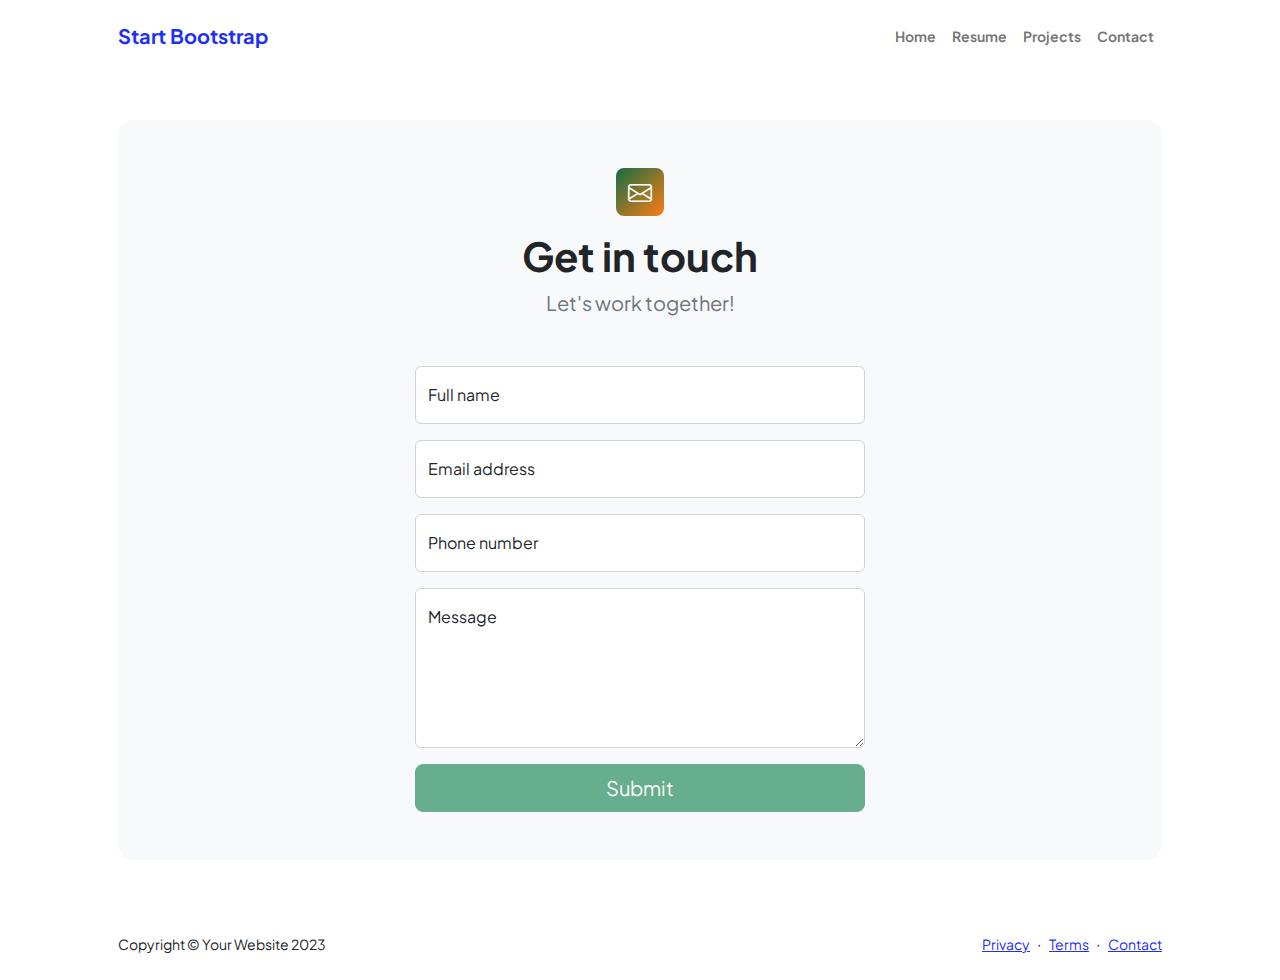
<file: startbootstrap-personal-gh-pages/contact.html>
<!DOCTYPE html>
<html lang="en">
    <head>
        <meta charset="utf-8" />
        <meta name="viewport" content="width=device-width, initial-scale=1, shrink-to-fit=no" />
        <meta name="description" content />
        <meta name="author" content />
        <title>Modern Business - Start Bootstrap Template</title>
        <!-- Favicon-->
        <link rel="icon" type="image/x-icon" href="assets/favicon.ico" />
        <!-- Custom Google font-->
        <link rel="preconnect" href="https://fonts.googleapis.com" />
        <link rel="preconnect" href="https://fonts.gstatic.com" crossorigin />
        <link href="https://fonts.googleapis.com/css2?family=Plus+Jakarta+Sans:wght@100;200;300;400;500;600;700;800;900&amp;display=swap" rel="stylesheet" />
        <!-- Bootstrap icons-->
        <link href="https://cdn.jsdelivr.net/npm/bootstrap-icons@1.8.1/font/bootstrap-icons.css" rel="stylesheet" />
        <!-- Core theme CSS (includes Bootstrap)-->
        <link href="css/styles.css" rel="stylesheet" />
    </head>
    <body class="d-flex flex-column">
        <main class="flex-shrink-0">
            <!-- Navigation-->
            <nav class="navbar navbar-expand-lg navbar-light bg-white py-3">
                <div class="container px-5">
                    <a class="navbar-brand" href="index.html"><span class="fw-bolder text-primary">Start Bootstrap</span></a>
                    <button class="navbar-toggler" type="button" data-bs-toggle="collapse" data-bs-target="#navbarSupportedContent" aria-controls="navbarSupportedContent" aria-expanded="false" aria-label="Toggle navigation"><span class="navbar-toggler-icon"></span></button>
                    <div class="collapse navbar-collapse" id="navbarSupportedContent">
                        <ul class="navbar-nav ms-auto mb-2 mb-lg-0 small fw-bolder">
                            <li class="nav-item"><a class="nav-link" href="index.html">Home</a></li>
                            <li class="nav-item"><a class="nav-link" href="resume.html">Resume</a></li>
                            <li class="nav-item"><a class="nav-link" href="projects.html">Projects</a></li>
                            <li class="nav-item"><a class="nav-link" href="contact.html">Contact</a></li>
                        </ul>
                    </div>
                </div>
            </nav>
            <!-- Page content-->
            <section class="py-5">
                <div class="container px-5">
                    <!-- Contact form-->
                    <div class="bg-light rounded-4 py-5 px-4 px-md-5">
                        <div class="text-center mb-5">
                            <div class="feature bg-primary bg-gradient-primary-to-secondary text-white rounded-3 mb-3"><i class="bi bi-envelope"></i></div>
                            <h1 class="fw-bolder">Get in touch</h1>
                            <p class="lead fw-normal text-muted mb-0">Let's work together!</p>
                        </div>
                        <div class="row gx-5 justify-content-center">
                            <div class="col-lg-8 col-xl-6">
                                <!-- * * * * * * * * * * * * * * *-->
                                <!-- * * SB Forms Contact Form * *-->
                                <!-- * * * * * * * * * * * * * * *-->
                                <!-- This form is pre-integrated with SB Forms.-->
                                <!-- To make this form functional, sign up at-->
                                <!-- https://startbootstrap.com/solution/contact-forms-->
                                <!-- to get an API token!-->
                                <form id="contactForm" data-sb-form-api-token="API_TOKEN">
                                    <!-- Name input-->
                                    <div class="form-floating mb-3">
                                        <input class="form-control" id="name" type="text" placeholder="Enter your name..." data-sb-validations="required" />
                                        <label for="name">Full name</label>
                                        <div class="invalid-feedback" data-sb-feedback="name:required">A name is required.</div>
                                    </div>
                                    <!-- Email address input-->
                                    <div class="form-floating mb-3">
                                        <input class="form-control" id="email" type="email" placeholder="name@example.com" data-sb-validations="required,email" />
                                        <label for="email">Email address</label>
                                        <div class="invalid-feedback" data-sb-feedback="email:required">An email is required.</div>
                                        <div class="invalid-feedback" data-sb-feedback="email:email">Email is not valid.</div>
                                    </div>
                                    <!-- Phone number input-->
                                    <div class="form-floating mb-3">
                                        <input class="form-control" id="phone" type="tel" placeholder="(123) 456-7890" data-sb-validations="required" />
                                        <label for="phone">Phone number</label>
                                        <div class="invalid-feedback" data-sb-feedback="phone:required">A phone number is required.</div>
                                    </div>
                                    <!-- Message input-->
                                    <div class="form-floating mb-3">
                                        <textarea class="form-control" id="message" type="text" placeholder="Enter your message here..." style="height: 10rem" data-sb-validations="required"></textarea>
                                        <label for="message">Message</label>
                                        <div class="invalid-feedback" data-sb-feedback="message:required">A message is required.</div>
                                    </div>
                                    <!-- Submit success message-->
                                    <!---->
                                    <!-- This is what your users will see when the form-->
                                    <!-- has successfully submitted-->
                                    <div class="d-none" id="submitSuccessMessage">
                                        <div class="text-center mb-3">
                                            <div class="fw-bolder">Form submission successful!</div>
                                            To activate this form, sign up at
                                            <br />
                                            <a href="https://startbootstrap.com/solution/contact-forms">https://startbootstrap.com/solution/contact-forms</a>
                                        </div>
                                    </div>
                                    <!-- Submit error message-->
                                    <!---->
                                    <!-- This is what your users will see when there is-->
                                    <!-- an error submitting the form-->
                                    <div class="d-none" id="submitErrorMessage"><div class="text-center text-danger mb-3">Error sending message!</div></div>
                                    <!-- Submit Button-->
                                    <div class="d-grid"><button class="btn btn-primary btn-lg disabled" id="submitButton" type="submit">Submit</button></div>
                                </form>
                            </div>
                        </div>
                    </div>
                </div>
            </section>
        </main>
        <!-- Footer-->
        <footer class="bg-white py-4 mt-auto">
            <div class="container px-5">
                <div class="row align-items-center justify-content-between flex-column flex-sm-row">
                    <div class="col-auto"><div class="small m-0">Copyright &copy; Your Website 2023</div></div>
                    <div class="col-auto">
                        <a class="small" href="#!">Privacy</a>
                        <span class="mx-1">&middot;</span>
                        <a class="small" href="#!">Terms</a>
                        <span class="mx-1">&middot;</span>
                        <a class="small" href="#!">Contact</a>
                    </div>
                </div>
            </div>
        </footer>
        <!-- Bootstrap core JS-->
        <script src="https://cdn.jsdelivr.net/npm/bootstrap@5.2.3/dist/js/bootstrap.bundle.min.js"></script>
        <!-- Core theme JS-->
        <script src="js/scripts.js"></script>
        <!-- * * * * * * * * * * * * * * * * * * * * * * * * * * * * * * * * * * * * * * * *-->
        <!-- * *                               SB Forms JS                               * *-->
        <!-- * * Activate your form at https://startbootstrap.com/solution/contact-forms * *-->
        <!-- * * * * * * * * * * * * * * * * * * * * * * * * * * * * * * * * * * * * * * * *-->
        <script src="https://cdn.startbootstrap.com/sb-forms-latest.js"></script>
    </body>
</html>
</file>
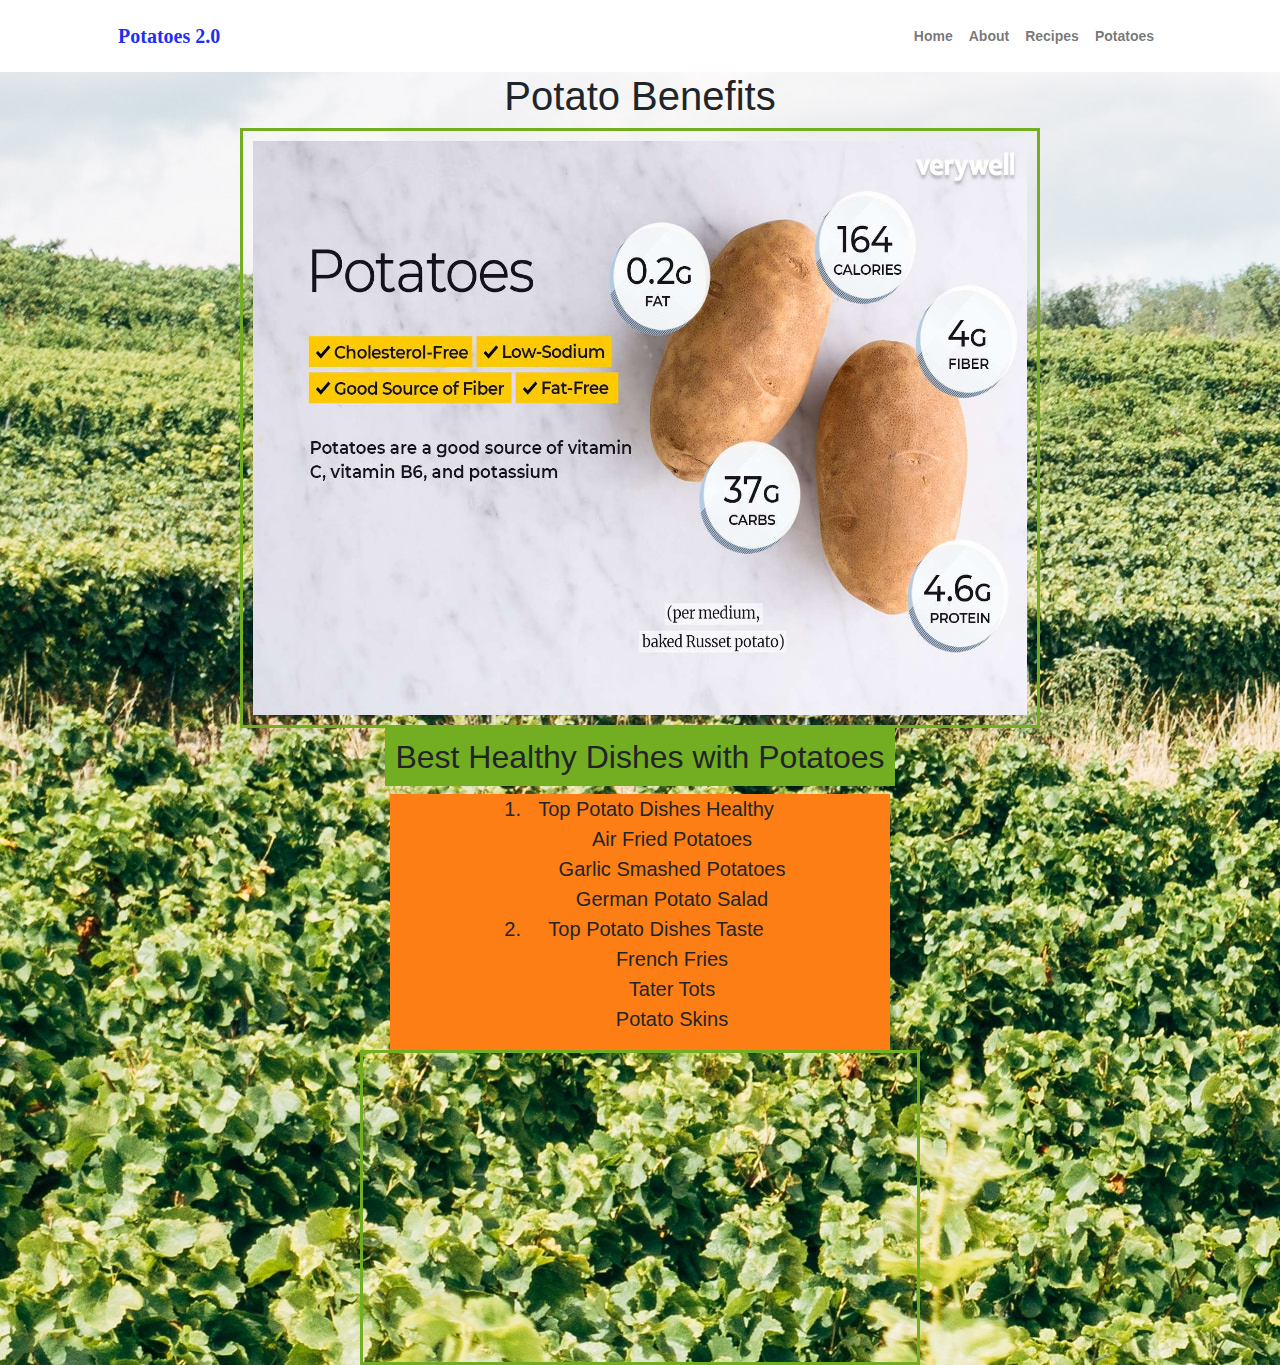
<file: startbootstrap-personal-gh-pages/potato.html>
<!DOCTYPE html>
<html lang="en">
	<head>
		<meta charset="UTF-8" />
		<meta http-equiv="X-UA-Compatible" content="IE=edge" />
		<meta name="viewport" content="width=device-width, initial-scale=1.0" />
		<title>Potato Health Facts</title>
		
		<link href="./css/styles.css" rel="stylesheet" />
        <link href="./css/mystyles.css" rel="stylesheet" />
	</head>

	<body>
		<!--<nav class="nav-bar">
			<ul>
				<li class="nav-item"><a href="index.html">Home</a></li>
				<li class="nav-item"><a href="projects.html">Recipes</a></li>
				<li class="nav-item"><a href="resume.html">About</a></li>
			</ul>
		</nav>-->

		<nav class="navbar navbar-expand-lg navbar-light bg-white py-3">
			<div class="container px-5">
				<a class="navbar-brand" href="index.html"
					><span class="fw-bolder text-primary">Potatoes 2.0</span></a
				>
				<button
					class="navbar-toggler"
					type="button"
					data-bs-toggle="collapse"
					data-bs-target="#navbarSupportedContent"
					aria-controls="navbarSupportedContent"
					aria-expanded="false"
					aria-label="Toggle navigation"
				>
					<span class="navbar-toggler-icon"></span>
				</button>
				<div
					class="collapse navbar-collapse"
					id="navbarSupportedContent"
				>
					<ul class="navbar-nav ms-auto mb-2 mb-lg-0 small fw-bolder">
						<li class="nav-item">
							<a class="nav-link" href="index.html">Home</a>
						</li>
						<li class="nav-item">
							<a class="nav-link" href="resume.html">About</a>
						</li>
						<li class="nav-item">
							<a class="nav-link" href="projects.html">Recipes</a>
						</li>
						<li class="nav-item">
							<a class="nav-link" href="potato.html">Potatoes</a>
						</li>
					</ul>
				</div>
			</div>
		</nav>
		
		<div><h1>Potato Benefits</h1></div>
		<img
			class="facts"
			src="./assets/healthy potatoes.jpg"
			alt="Potato Health Facts"
		/>
        <div class="divh2"><h2>Best Healthy Dishes with Potatoes</h2>
        <div class="div1">
            <ol id="listpotatoes">
                <li>Top Potato Dishes Healthy</li>
                <ul>
                    <li>Air Fried Potatoes</li>
                    <li>Garlic Smashed Potatoes</li>
                    <li>German Potato Salad</li>
            
                </ul>
                <li>Top Potato Dishes Taste</li>
                <ul>
                    <li>French Fries</li>
                    <li>Tater Tots</li>
                    <li>Potato Skins</li>
                </ul>
            </ol>
        </div>
        <div id="holdtableau">
		<div
			class="tableauPlaceholder"
			id="viz1681398612022"
			style="position: relative"
		>
			<noscript
				><a
					href="https:&#47;&#47;myintakepro.com&#47;healthiest-potato&#47;"
					><img
						alt="Weight Loss Dash "
						src="https:&#47;&#47;public.tableau.com&#47;static&#47;images&#47;He&#47;HealthiestPotato-BestPotatoesforWeightLoss&#47;WeightLossDash&#47;1_rss.png"
						style="border: none" /></a></noscript
			><object class="tableauViz" style="display: none">
				<param
					name="host_url"
					value="https%3A%2F%2Fpublic.tableau.com%2F"
				/>
				<param name="embed_code_version" value="3" />
				<param name="site_root" value="" />
				<param
					name="name"
					value="HealthiestPotato-BestPotatoesforWeightLoss&#47;WeightLossDash"
				/>
				<param name="tabs" value="no" />
				<param name="toolbar" value="yes" />
				<param
					name="static_image"
					value="https:&#47;&#47;public.tableau.com&#47;static&#47;images&#47;He&#47;HealthiestPotato-BestPotatoesforWeightLoss&#47;WeightLossDash&#47;1.png"
				/>
				<param name="animate_transition" value="yes" />
				<param name="display_static_image" value="yes" />
				<param name="display_spinner" value="yes" />
				<param name="display_overlay" value="yes" />
				<param name="display_count" value="yes" />
				<param name="language" value="en-US" />
			</object>
		</div>
		<script type="text/javascript">
			var divElement = document.getElementById("viz1681398612022");
			var vizElement = divElement.getElementsByTagName("object")[0];
			if (divElement.offsetWidth > 800) {
				vizElement.style.minWidth = "420px";
				vizElement.style.maxWidth = "1250px";
				vizElement.style.width = "100%";
				vizElement.style.minHeight = "500px";
				vizElement.style.maxHeight = "787px";
				vizElement.style.height = divElement.offsetWidth * 0.75 + "px";
			} else if (divElement.offsetWidth > 500) {
				vizElement.style.minWidth = "420px";
				vizElement.style.maxWidth = "1250px";
				vizElement.style.width = "100%";
				vizElement.style.minHeight = "587px";
				vizElement.style.maxHeight = "787px";
				vizElement.style.height = divElement.offsetWidth * 0.75 + "px";
			} else {
				vizElement.style.width = "100%";
				vizElement.style.height = "1294px";
			}
			var scriptElement = document.createElement("script");
			scriptElement.src =
				"https://public.tableau.com/javascripts/api/viz_v1.js";
			vizElement.parentNode.insertBefore(scriptElement, vizElement);
		</script>
        </div>
		<iframe
			width="560"
			height="315"
			src="https://www.youtube.com/embed/ym0mmubnHfs"
			title="YouTube video player"
            class="benefits-video"
			frameborder="0"
			allow="accelerometer; autoplay; clipboard-write; encrypted-media; gyroscope; picture-in-picture; web-share"
			allowfullscreen
		></iframe>
	</body>
</html>
</file>
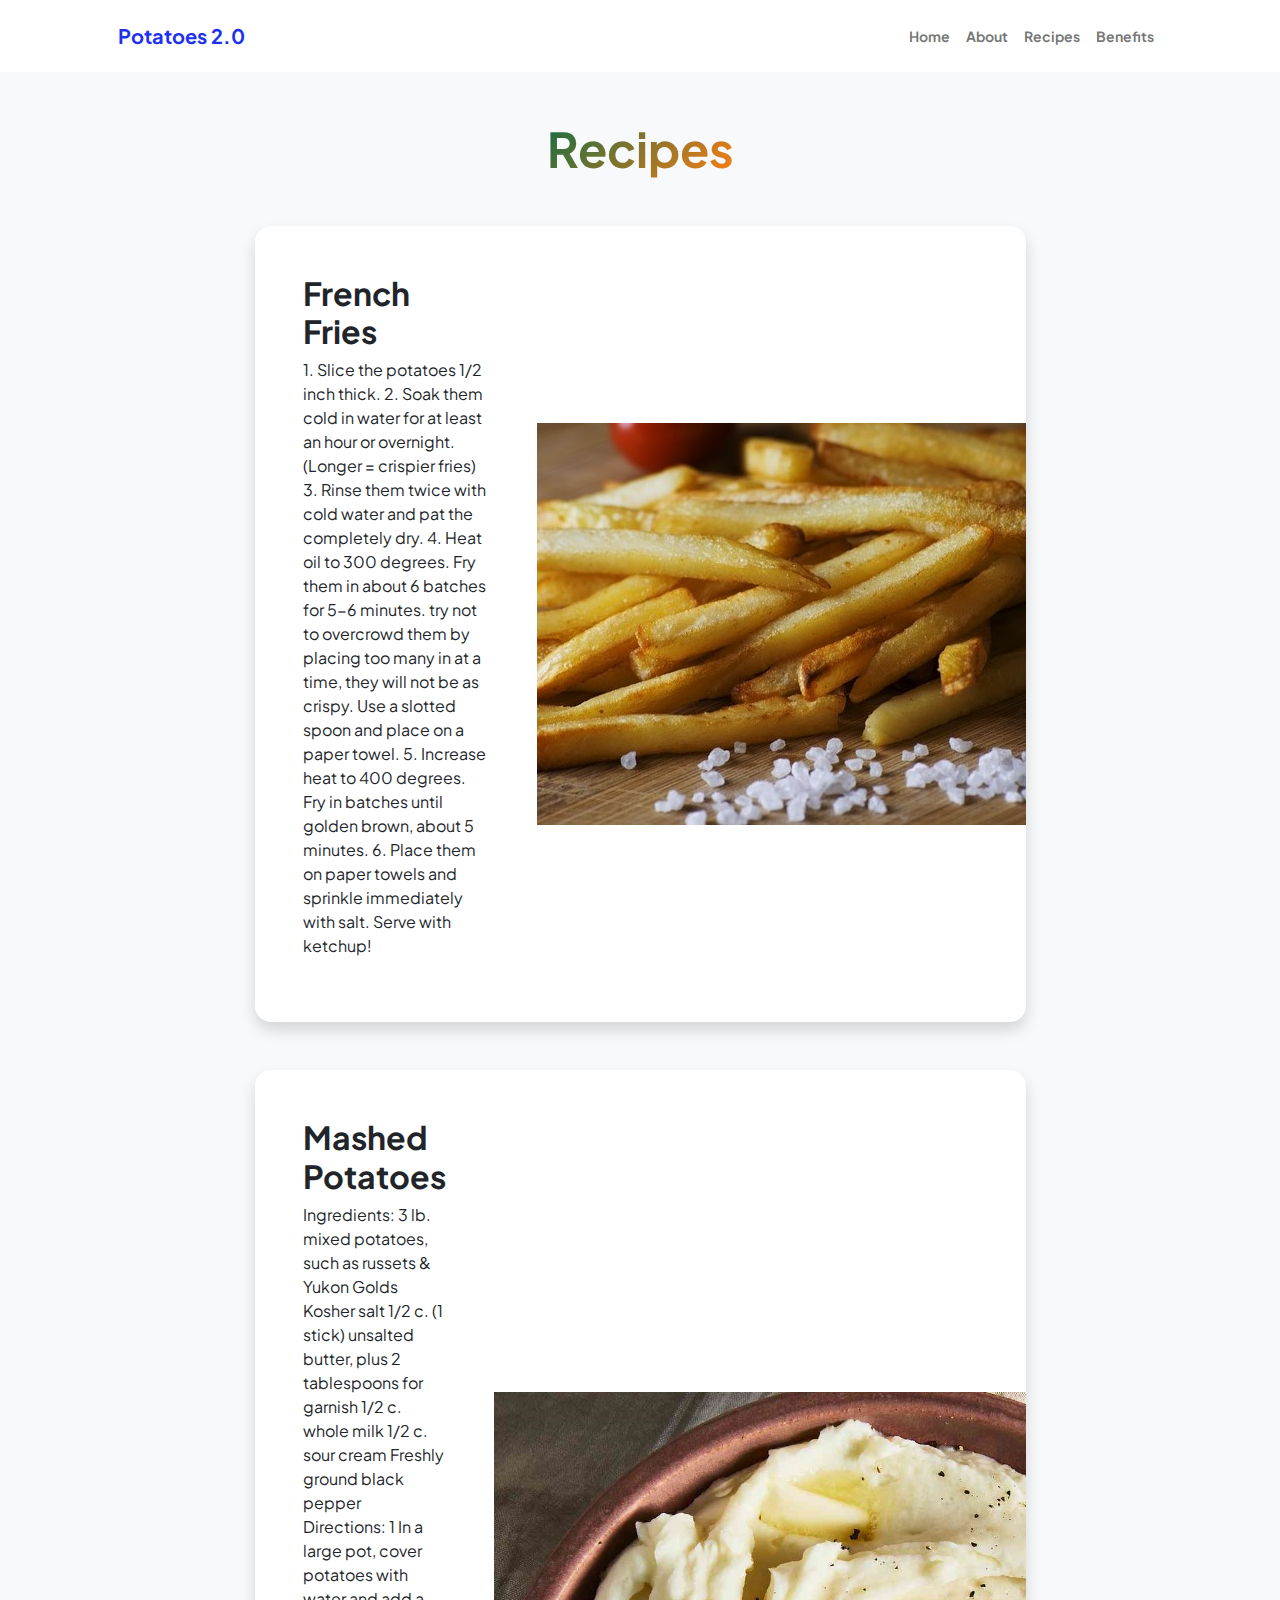
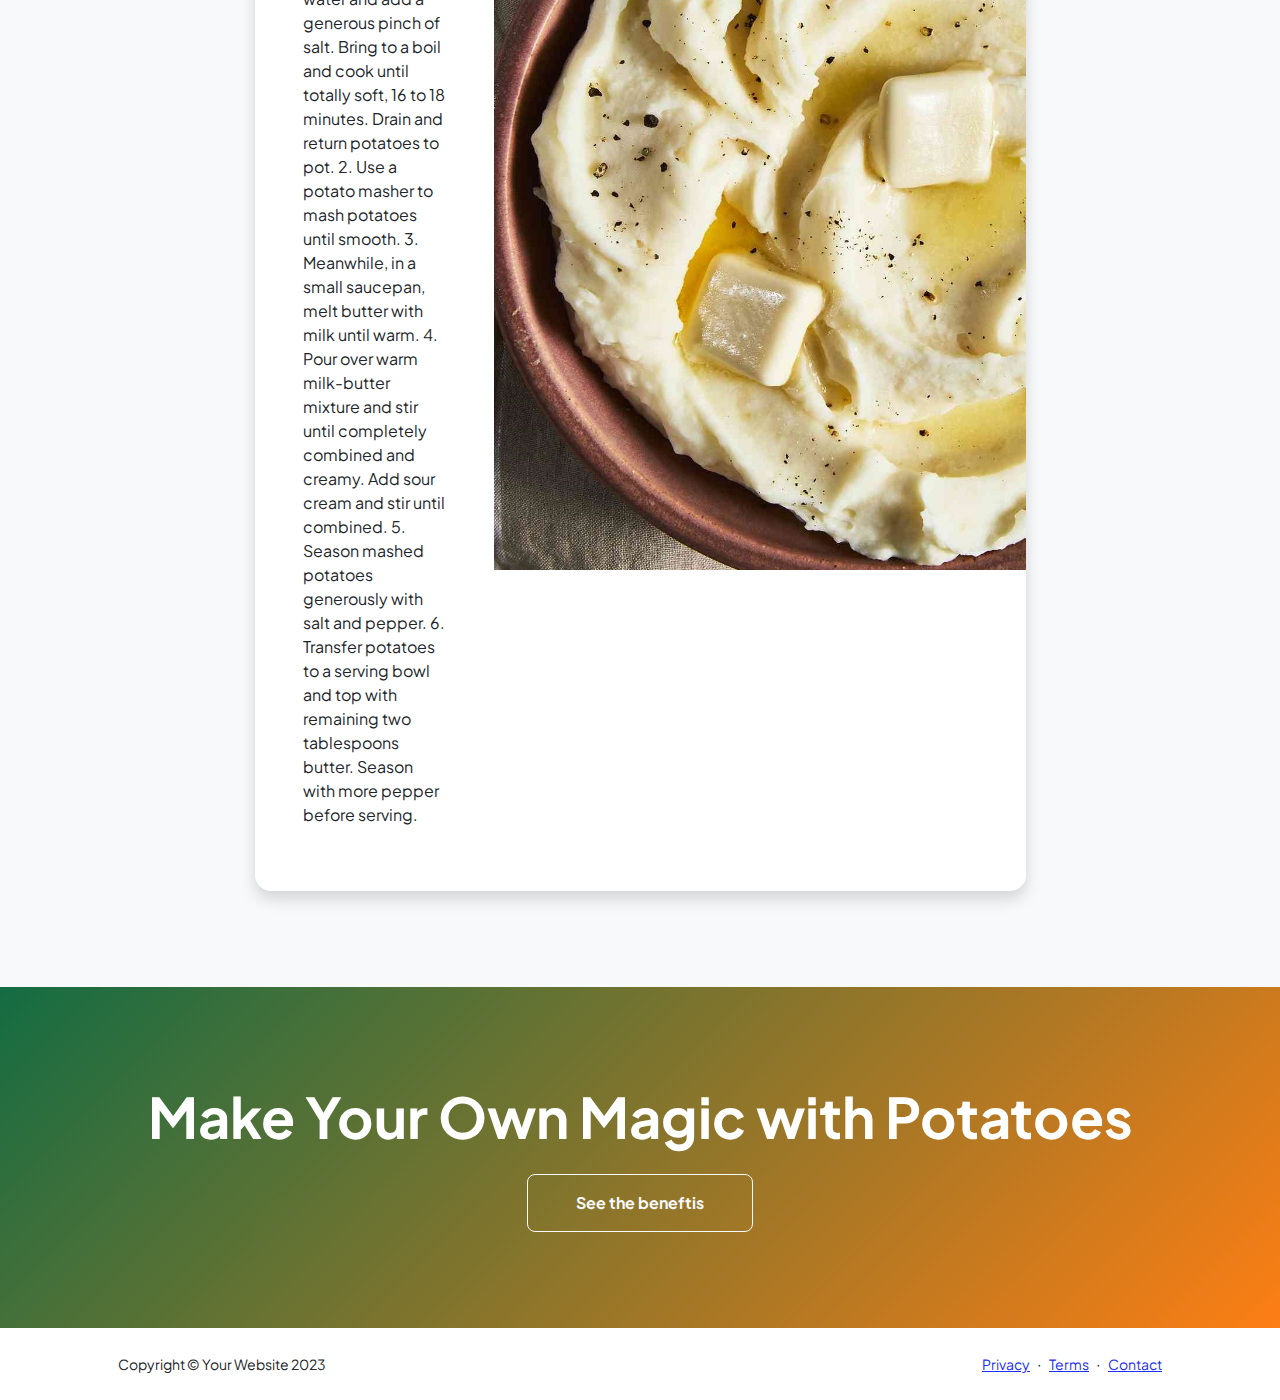
<file: startbootstrap-personal-gh-pages/projects.html>
<!DOCTYPE html>
<html lang="en">
	<head>
		<meta charset="utf-8" />
		<meta
			name="viewport"
			content="width=device-width, initial-scale=1, shrink-to-fit=no"
		/>
		<meta name="description" content="" />
		<meta name="author" content="" />
		<title>Everything You Need to Know about Potatoes</title>
		<!-- Favicon-->
		<link rel="icon" type="image/x-icon" href="assets/favicon.ico" />
		<!-- Custom Google font-->
		<link rel="preconnect" href="https://fonts.googleapis.com" />
		<link rel="preconnect" href="https://fonts.gstatic.com" crossorigin />
		<link
			href="https://fonts.googleapis.com/css2?family=Plus+Jakarta+Sans:wght@100;200;300;400;500;600;700;800;900&amp;display=swap"
			rel="stylesheet"
		/>
		<!-- Bootstrap icons-->
		<link
			href="https://cdn.jsdelivr.net/npm/bootstrap-icons@1.8.1/font/bootstrap-icons.css"
			rel="stylesheet"
		/>
		<!-- Core theme CSS (includes Bootstrap)-->
		<link href="css/styles.css" rel="stylesheet" />
	</head>
	<body class="d-flex flex-column h-100 bg-light">
		<main class="flex-shrink-0">
			<!-- Navigation-->
			<nav class="navbar navbar-expand-lg navbar-light bg-white py-3">
				<div class="container px-5">
					<a class="navbar-brand" href="index.html"
						><span class="fw-bolder text-primary"
							>Potatoes 2.0</span
						></a
					>
					<button
						class="navbar-toggler"
						type="button"
						data-bs-toggle="collapse"
						data-bs-target="#navbarSupportedContent"
						aria-controls="navbarSupportedContent"
						aria-expanded="false"
						aria-label="Toggle navigation"
					>
						<span class="navbar-toggler-icon"></span>
					</button>
					<div
						class="collapse navbar-collapse"
						id="navbarSupportedContent"
					>
						<ul
							class="navbar-nav ms-auto mb-2 mb-lg-0 small fw-bolder"
						>
							<li class="nav-item">
								<a class="nav-link" href="index.html">Home</a>
							</li>
							<li class="nav-item">
								<a class="nav-link" href="resume.html">About</a>
							</li>
							<li class="nav-item">
								<a class="nav-link" href="projects.html"
									>Recipes</a
								>
							</li>
							<!--<li class="nav-item">
								<a class="nav-link" href="contact.html"
									>Contact</a-->
								
							</li>
							<li class="nav-item">
								<a class="nav-link" href="potato.html"
									>Benefits</a
								>
							</li>
						</ul>
					</div>
				</div>
			</nav>
			<!-- Projects Section-->
			<section class="py-5">
				<div class="container px-5 mb-5">
					<div class="text-center mb-5">
						<h1 class="display-5 fw-bolder mb-0">
							<span class="text-gradient d-inline">Recipes</span>
						</h1>
					</div>
					<div class="row gx-5 justify-content-center">
						<div class="col-lg-11 col-xl-9 col-xxl-8">
							<!-- Project Card 1-->
							<div
								class="card overflow-hidden shadow rounded-4 border-0 mb-5"
							>
								<div class="card-body p-0">
									<div class="d-flex align-items-center">
										<div class="p-5">
											<h2 class="fw-bolder">
												French Fries
											</h2>
											<p>
												1. Slice the potatoes 1/2 inch
												thick. 2. Soak them cold in
												water for at least an hour or
												overnight. (Longer = crispier
												fries) 3. Rinse them twice with
												cold water and pat the
												completely dry. 4. Heat oil to
												300 degrees. Fry them in about 6
												batches for 5-6 minutes. try not
												to overcrowd them by placing too
												many in at a time, they will not
												be as crispy. Use a slotted
												spoon and place on a paper
												towel. 5. Increase heat to 400
												degrees. Fry in batches until
												golden brown, about 5 minutes.
												6. Place them on paper towels
												and sprinkle immediately with
												salt. Serve with ketchup!
											</p>
										</div>
										<img
											class="img-fluid"
											src="./assets/French_Fries.jpg"
											alt="French Fries"
										/>
									</div>
								</div>
							</div>
							<!-- Project Card 2-->
							<div
								class="card overflow-hidden shadow rounded-4 border-0"
							>
								<div class="card-body p-0">
									<div class="d-flex align-items-center">
										<div class="p-5">
											<h2 class="fw-bolder">
												Mashed Potatoes
											</h2>
											<p>
												Ingredients: 3 lb. mixed potatoes, such as russets & Yukon Golds
                                                Kosher salt
                                                1/2 c. (1 stick) unsalted butter, plus 2 tablespoons for garnish
                                                1/2 c. whole milk
                                                1/2 c. sour cream
                                                Freshly ground black pepper
                                                Directions: 1 In a large pot, cover
												potatoes with water and add a
												generous pinch of salt. Bring to
												a boil and cook until totally
												soft, 16 to 18 minutes. Drain
												and return potatoes to pot. 
												2. Use a potato masher to mash
												potatoes until smooth. 3.
												Meanwhile, in a small saucepan,
												melt butter with milk until
												warm. 4. Pour over warm
												milk-butter mixture and stir
												until completely combined and
												creamy. Add sour cream and stir
												until combined. 5. Season
												mashed potatoes generously with
												salt and pepper. 6. Transfer
												potatoes to a serving bowl and
												top with remaining two
												tablespoons butter. Season with
												more pepper before serving.
											</p>
										</div>
										<img
											class="img-fluid"
											src="./assets/mashed_potatoes.jpg"
											alt="Mashed_potatoes"
										/>
									</div>
								</div>
							</div>
						</div>
					</div>
				</div>
			</section>
			<!-- Call to action section-->
			<section class="py-5 bg-gradient-primary-to-secondary text-white">
				<div class="container px-5 my-5">
					<div class="text-center">
						<h2 class="display-4 fw-bolder mb-4">
							Make Your Own Magic with Potatoes
						</h2>
						<a
							class="btn btn-outline-light btn-lg px-5 py-3 fs-6 fw-bolder"
							href="potato.html"
							>See the beneftis</a
						>
					</div>
				</div>
			</section>
		</main>
		<!-- Footer-->
		<footer class="bg-white py-4 mt-auto">
			<div class="container px-5">
				<div
					class="row align-items-center justify-content-between flex-column flex-sm-row"
				>
					<div class="col-auto">
						<div class="small m-0">
							Copyright &copy; Your Website 2023
						</div>
					</div>
					<div class="col-auto">
						<a class="small" href="#!">Privacy</a>
						<span class="mx-1">&middot;</span>
						<a class="small" href="#!">Terms</a>
						<span class="mx-1">&middot;</span>
						<a class="small" href="#!">Contact</a>
					</div>
				</div>
			</div>
		</footer>
		<!-- Bootstrap core JS-->
		<script src="https://cdn.jsdelivr.net/npm/bootstrap@5.2.3/dist/js/bootstrap.bundle.min.js"></script>
		<!-- Core theme JS-->
		<script src="js/scripts.js"></script>
	</body>
</html>
</file>
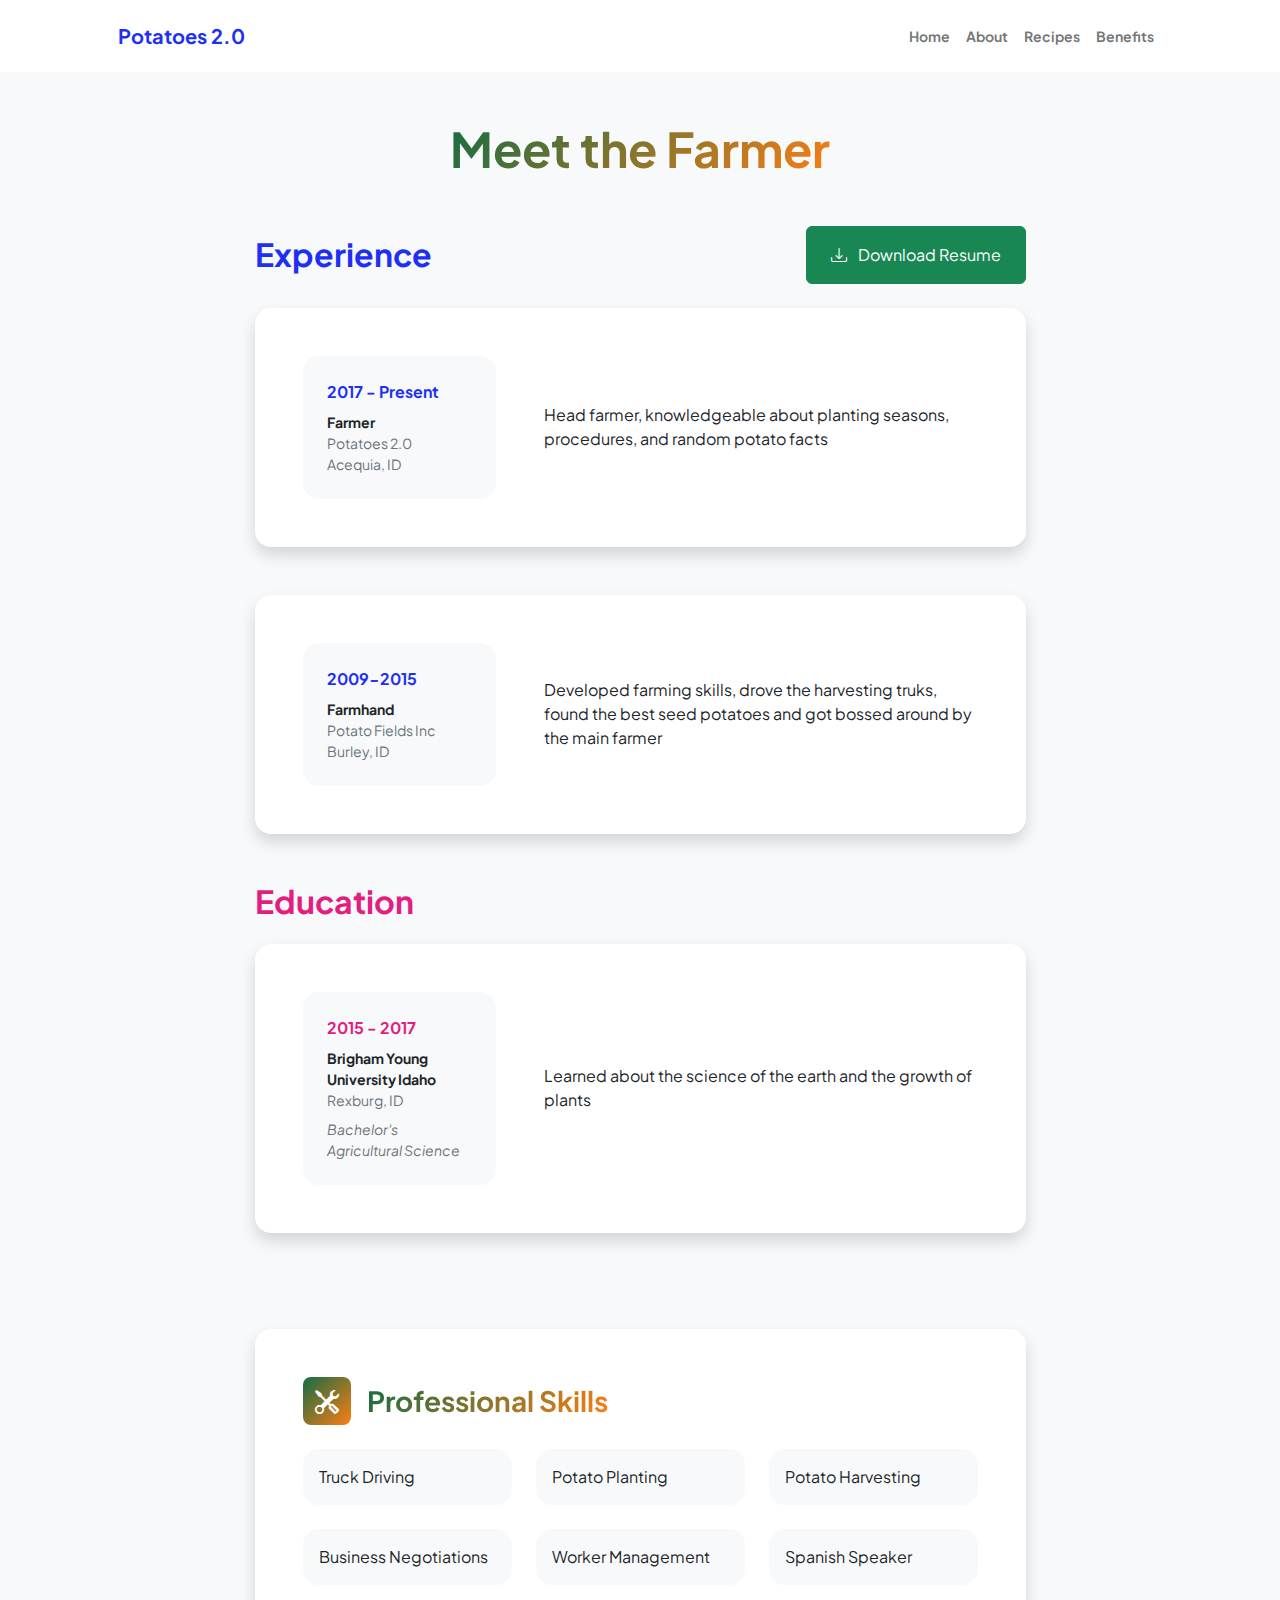
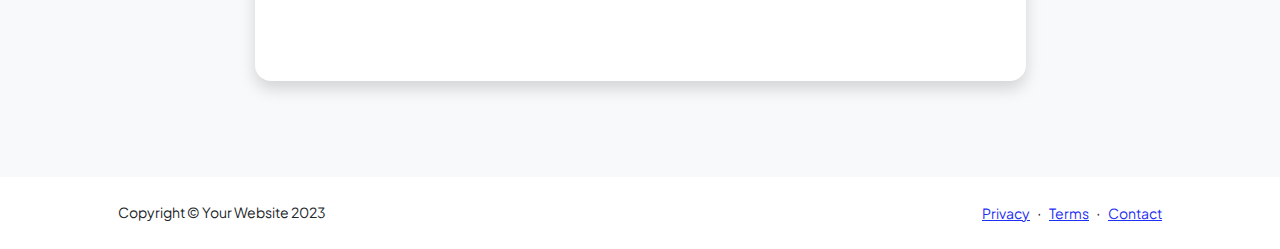
<file: startbootstrap-personal-gh-pages/resume.html>
<!DOCTYPE html>
<html lang="en">
    <head>
        <meta charset="utf-8" />
        <meta name="viewport" content="width=device-width, initial-scale=1, shrink-to-fit=no" />
        <meta name="description" content="" />
        <meta name="author" content="" />
        <title>Everything You Need to Know about Potatoes</title>
        <!-- Favicon-->
        <link rel="icon" type="image/x-icon" href="assets/favicon.ico" />
        <!-- Custom Google font-->
        <link rel="preconnect" href="https://fonts.googleapis.com" />
        <link rel="preconnect" href="https://fonts.gstatic.com" crossorigin />
        <link href="https://fonts.googleapis.com/css2?family=Plus+Jakarta+Sans:wght@100;200;300;400;500;600;700;800;900&amp;display=swap" rel="stylesheet" />
        <!-- Bootstrap icons-->
        <link href="https://cdn.jsdelivr.net/npm/bootstrap-icons@1.8.1/font/bootstrap-icons.css" rel="stylesheet" />
        <!-- Core theme CSS (includes Bootstrap)-->
        <link href="./css/styles.css" rel="stylesheet" />
    </head>
    <body class="d-flex flex-column h-100 bg-light">
        <main class="flex-shrink-0">
            <!-- Navigation-->
            <nav class="navbar navbar-expand-lg navbar-light bg-white py-3">
                <div class="container px-5">
                    <a class="navbar-brand" href="index.html"><span class="fw-bolder text-primary">Potatoes 2.0</span></a>
                    <button class="navbar-toggler" type="button" data-bs-toggle="collapse" data-bs-target="#navbarSupportedContent" aria-controls="navbarSupportedContent" aria-expanded="false" aria-label="Toggle navigation"><span class="navbar-toggler-icon"></span></button>
                    <div class="collapse navbar-collapse" id="navbarSupportedContent">
                        <ul class="navbar-nav ms-auto mb-2 mb-lg-0 small fw-bolder">
                            <li class="nav-item"><a class="nav-link" href="index.html">Home</a></li>
                            <li class="nav-item"><a class="nav-link" href="resume.html">About</a></li>
                            <li class="nav-item"><a class="nav-link" href="projects.html">Recipes</a></li>
                            <!--<li class="nav-item"><a class="nav-link" href="contact.html">Contact</a></li>-->
                            <li class="nav-item"> <a class="nav-link" href="potato.html">Benefits</a></li>
                        </ul>
                    </div>
                </div>
            </nav>
            <!-- Page Content-->
            <div class="container px-5 my-5">
                <div class="text-center mb-5">
                    <h1 class="display-5 fw-bolder mb-0"><span class="text-gradient d-inline">Meet the Farmer</span></h1>
                </div>
                <div class="row gx-5 justify-content-center">
                    <div class="col-lg-11 col-xl-9 col-xxl-8">
                        <!-- Experience Section-->
                        <section>
                            <div class="d-flex align-items-center justify-content-between mb-4">
                                <h2 class="text-primary fw-bolder mb-0">Experience</h2>
                                <!-- Download resume button-->
                                <!-- Note: Set the link href target to a PDF file within your project-->
                                <a class="btn btn-primary px-4 py-3" href="#!">
                                    <div class="d-inline-block bi bi-download me-2"></div>
                                    Download Resume
                                </a>
                            </div>
                            <!-- Experience Card 1-->
                            <div class="card shadow border-0 rounded-4 mb-5">
                                <div class="card-body p-5">
                                    <div class="row align-items-center gx-5">
                                        <div class="col text-center text-lg-start mb-4 mb-lg-0">
                                            <div class="bg-light p-4 rounded-4">
                                                <div class="text-primary fw-bolder mb-2">2017 - Present</div>
                                                <div class="small fw-bolder">Farmer</div>
                                                <div class="small text-muted">Potatoes 2.0</div>
                                                <div class="small text-muted">Acequia, ID</div>
                                            </div>
                                        </div>
                                        <div class="col-lg-8"><div> Head farmer, knowledgeable about planting seasons, procedures, and random potato facts</div></div>
                                    </div>
                                </div>
                            </div>
                            <!-- Experience Card 2-->
                            <div class="card shadow border-0 rounded-4 mb-5">
                                <div class="card-body p-5">
                                    <div class="row align-items-center gx-5">
                                        <div class="col text-center text-lg-start mb-4 mb-lg-0">
                                            <div class="bg-light p-4 rounded-4">
                                                <div class="text-primary fw-bolder mb-2">2009-2015</div>
                                                <div class="small fw-bolder">Farmhand</div>
                                                <div class="small text-muted">Potato Fields Inc</div>
                                                <div class="small text-muted">Burley, ID</div>
                                            </div>
                                        </div>
                                        <div class="col-lg-8"><div>Developed farming skills, drove the harvesting truks, found the best seed potatoes and got bossed around by the main farmer</div></div>
                                    </div>
                                </div>
                            </div>
                        </section>
                        <!-- Education Section-->
                        <section>
                            <h2 class="text-secondary fw-bolder mb-4">Education</h2>
                            <!-- Education Card 1-->
                            <div class="card shadow border-0 rounded-4 mb-5">
                                <div class="card-body p-5">
                                    <div class="row align-items-center gx-5">
                                        <div class="col text-center text-lg-start mb-4 mb-lg-0">
                                            <div class="bg-light p-4 rounded-4">
                                                <div class="text-secondary fw-bolder mb-2">2015 - 2017</div>
                                                <div class="mb-2">
                                                    <div class="small fw-bolder"> Brigham Young University Idaho </div>
                                                    <div class="small text-muted">Rexburg, ID</div>
                                                </div>
                                                <div class="fst-italic">
                                                    <div class="small text-muted">Bachelor's</div>
                                                    <div class="small text-muted">Agricultural Science</div>
                                                </div>
                                            </div>
                                        </div>
                                        <div class="col-lg-8"><div>Learned about the science of the earth and the growth of plants</div></div>
                                    </div>
                                </div>
                            </div>
                            <!-- Education Card 2-
                            <div class="card shadow border-0 rounded-4 mb-5">
                                <div class="card-body p-5">
                                    <div class="row align-items-center gx-5">
                                        <div class="col text-center text-lg-start mb-4 mb-lg-0">
                                            <div class="bg-light p-4 rounded-4">
                                                <div class="text-secondary fw-bolder mb-2">2011 - 2015</div>
                                                <div class="mb-2">
                                                    <div class="small fw-bolder">ULA</div>
                                                    <div class="small text-muted">Los Angeles, CA</div>
                                                </div>
                                                <div class="fst-italic">
                                                    <div class="small text-muted">Undergraduate</div>
                                                    <div class="small text-muted">Computer Science</div>
                                                </div>
                                            </div>
                                        </div>
                                        <div class="col-lg-8"><div>Lorem ipsum dolor sit amet consectetur adipisicing elit. Delectus laudantium, voluptatem quis repellendus eaque sit animi illo ipsam amet officiis corporis sed aliquam non voluptate corrupti excepturi maxime porro fuga.</div></div>
                                    </div>
                                </div>
                            </div>
                        </section>-->
                        <!-- Divider-->
                        <div class="pb-5"></div>
                        <!-- Skills Section-->
                        <section>
                            <!-- Skillset Card-->
                            <div class="card shadow border-0 rounded-4 mb-5">
                                <div class="card-body p-5">
                                    <!-- Professional skills list-->
                                    <div class="mb-5">
                                        <div class="d-flex align-items-center mb-4">
                                            <div class="feature bg-primary bg-gradient-primary-to-secondary text-white rounded-3 me-3"><i class="bi bi-tools"></i></div>
                                            <h3 class="fw-bolder mb-0"><span class="text-gradient d-inline">Professional Skills</span></h3>
                                        </div>
                                        <div class="row row-cols-1 row-cols-md-3 mb-4">
                                            <div class="col mb-4 mb-md-0"><div class="d-flex align-items-center bg-light rounded-4 p-3 h-100">Truck Driving</div></div>
                                            <div class="col mb-4 mb-md-0"><div class="d-flex align-items-center bg-light rounded-4 p-3 h-100">Potato Planting</div></div>
                                            <div class="col"><div class="d-flex align-items-center bg-light rounded-4 p-3 h-100">Potato Harvesting</div></div>
                                        </div>
                                        <div class="row row-cols-1 row-cols-md-3">
                                            <div class="col mb-4 mb-md-0"><div class="d-flex align-items-center bg-light rounded-4 p-3 h-100">Business Negotiations</div></div>
                                            <div class="col mb-4 mb-md-0"><div class="d-flex align-items-center bg-light rounded-4 p-3 h-100">Worker Management</div></div>
                                            <div class="col"><div class="d-flex align-items-center bg-light rounded-4 p-3 h-100">Spanish Speaker</div></div>
                                        </div>
                                    </div>
                                    <!-- Languages list
                                    <div class="mb-0">
                                        <div class="d-flex align-items-center mb-4">
                                            <div class="feature bg-primary bg-gradient-primary-to-secondary text-white rounded-3 me-3"><i class="bi bi-code-slash"></i></div>
                                            <h3 class="fw-bolder mb-0"><span class="text-gradient d-inline">Languages</span></h3>
                                        </div>
                                        <div class="row row-cols-1 row-cols-md-3 mb-4">
                                            <div class="col mb-4 mb-md-0"><div class="d-flex align-items-center bg-light rounded-4 p-3 h-100">HTML</div></div>
                                            <div class="col mb-4 mb-md-0"><div class="d-flex align-items-center bg-light rounded-4 p-3 h-100">CSS</div></div>
                                            <div class="col"><div class="d-flex align-items-center bg-light rounded-4 p-3 h-100">JavaScript</div></div>
                                        </div>
                                        <div class="row row-cols-1 row-cols-md-3">
                                            <div class="col mb-4 mb-md-0"><div class="d-flex align-items-center bg-light rounded-4 p-3 h-100">Python</div></div>
                                            <div class="col mb-4 mb-md-0"><div class="d-flex align-items-center bg-light rounded-4 p-3 h-100">Ruby</div></div>
                                            <div class="col"><div class="d-flex align-items-center bg-light rounded-4 p-3 h-100">Node.js</div></div>
                                        </div>
                                    </div>-->
                                </div>
                            </div>
                        </section>
                    </div>
                </div>
            </div>
        </main>
        <!-- Footer-->
        <footer class="bg-white py-4 mt-auto">
            <div class="container px-5">
                <div class="row align-items-center justify-content-between flex-column flex-sm-row">
                    <div class="col-auto"><div class="small m-0">Copyright &copy; Your Website 2023</div></div>
                    <div class="col-auto">
                        <a class="small" href="#!">Privacy</a>
                        <span class="mx-1">&middot;</span>
                        <a class="small" href="#!">Terms</a>
                        <span class="mx-1">&middot;</span>
                        <a class="small" href="#!">Contact</a>
                    </div>
                </div>
            </div>
        </footer>
        <!-- Bootstrap core JS-->
        <script src="https://cdn.jsdelivr.net/npm/bootstrap@5.2.3/dist/js/bootstrap.bundle.min.js"></script>
        <!-- Core theme JS-->
        <script src="js/scripts.js"></script>
    </body>
</html>
</file>
<file: startbootstrap-personal-gh-pages/css/mystyles.css>
.nav-bar {
	font-family: "Gill Sans", "Gill Sans MT", "Trebuchet MS", sans-serif;
	font-size: 20px;
	text-align: right;
}
.nav-item {
	list-style-type: none;
	color: #fd7e14;
	display: inline;
}
.nav-item {
	font-family: "Gill Sans", "Gill Sans MT", "Trebuchet MS", sans-serif;
}
h1 {
	font-family: "Gill Sans", "Gill Sans MT", "Trebuchet MS", sans-serif;
	text-align: center;
}

.viz1681398612022 {
	height: 60px;
	width: 60px;
	align-self: center;
}
.facts {
	height: 600px;
	width: 800px;
	margin-left: auto;
	margin-right: auto;
	display: block;
	justify-content: center;
	border: 3px solid #73ad21;
	padding: 10px;
}
.benefits-video {
	margin-left: auto;
	margin-right: auto;
	display: block;
	border: #73ad21 3px solid;
	padding: 10px;
}
.div1 {
	font-family: "Gill Sans", "Gill Sans MT", "Trebuchet MS", sans-serif;
	/* text-align: center; */
	display: flex;
	justify-content: center;
	background-color: #fd7e14;
	width: 500px;
}
ul {
	list-style-type: none;
}
h2 {
	font-family: "Gill Sans", "Gill Sans MT", "Trebuchet MS", sans-serif;
	text-align: center;
	background-color: #73ad21;
    padding: 10px;
}
body {
	background-image: url(/startbootstrap-personal-gh-pages/assets/markus-winkler-lHj8GaH6ZUU-unsplash.jpg);
}
.div2 {
	background-color: #fd7e14;
}
ol {
	font: Arial;
	font-size: 20px;
}

#listpotatoes {
	text-align: center;
}

.divh2 {
	display: flex;
	justify-content: center;
	align-items: center;
	flex-direction: column;
}

#holdtableau {
	width: 1000px;
}
</file>
